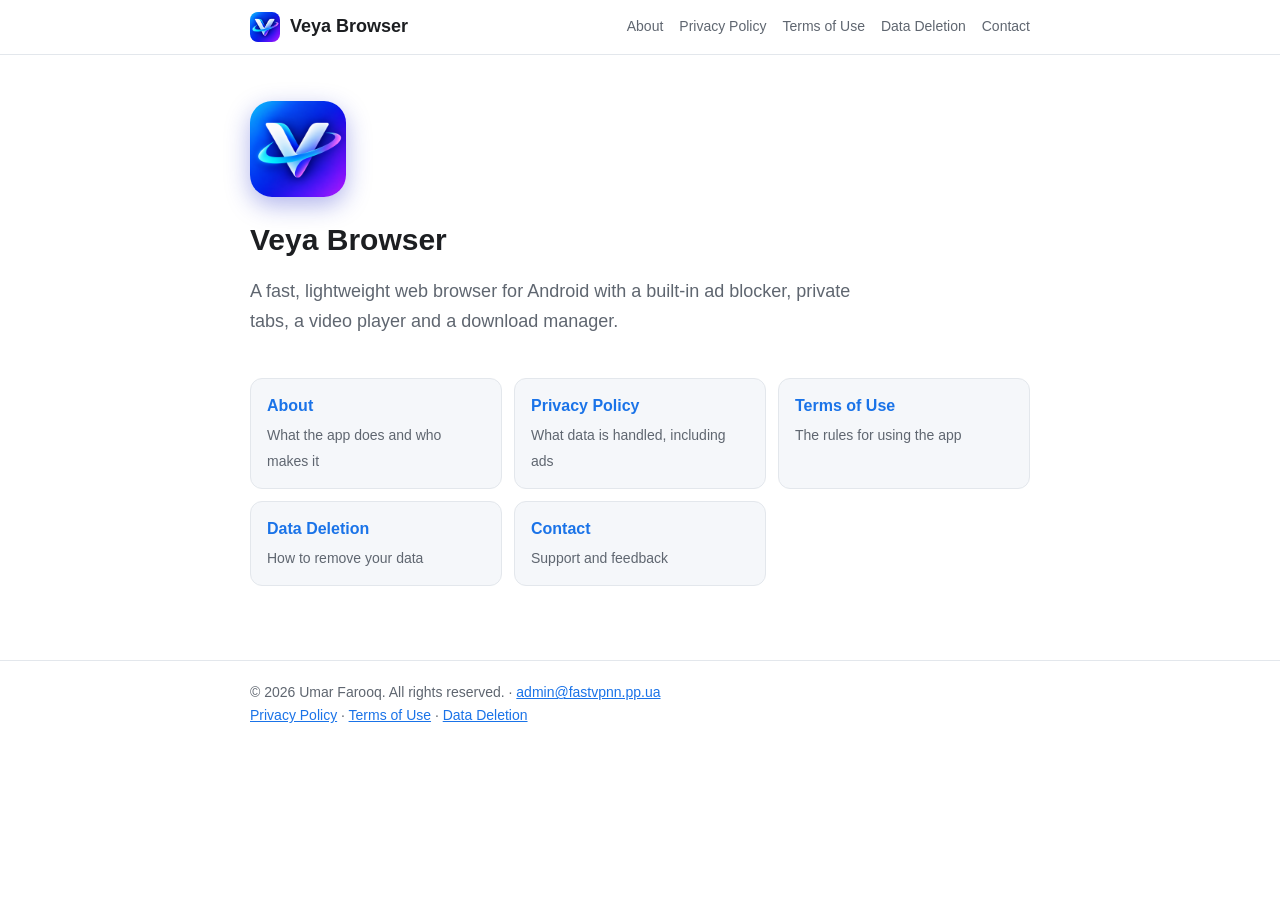
<file: index.html>
<!DOCTYPE html>
<html lang="en"><head>
<meta charset="utf-8">
<meta name="viewport" content="width=device-width, initial-scale=1">
<title>Home – Veya Browser</title>
<meta name="description" content="Fast, lightweight Android web browser.">
<link rel="icon" type="image/png" sizes="32x32" href="assets/favicon-32.png">
<link rel="icon" href="assets/favicon.ico">
<link rel="apple-touch-icon" href="assets/apple-touch-icon.png">
<meta name="theme-color" content="#0a1a8c">
<meta property="og:title" content="Home – Veya Browser">
<meta property="og:description" content="Fast, lightweight Android web browser.">
<meta property="og:image" content="assets/logo.png">
<link rel="stylesheet" href="style.css">
</head><body>
<header><div class="bar"><a class="brand" href="index.html"><img src="assets/icon-192.png" alt="" width="30" height="30">Veya Browser</a><nav><a href="about.html">About</a><a href="privacy-policy.html">Privacy Policy</a><a href="terms.html">Terms of Use</a><a href="data-deletion.html">Data Deletion</a><a href="contact.html">Contact</a></nav></div></header>
<main>
<div class="hero"><img src="assets/logo.png" alt="Veya Browser logo" width="96" height="96" style="border-radius:22px;box-shadow:0 8px 24px rgba(30,40,200,.35)"><h1 style="margin-top:16px">Veya Browser</h1>
<p>A fast, lightweight web browser for Android with a built-in ad blocker, private tabs, a video player and a download manager.</p></div>
<div class="grid">
<a href="about.html"><b>About</b><span>What the app does and who makes it</span></a>
<a href="privacy-policy.html"><b>Privacy Policy</b><span>What data is handled, including ads</span></a>
<a href="terms.html"><b>Terms of Use</b><span>The rules for using the app</span></a>
<a href="data-deletion.html"><b>Data Deletion</b><span>How to remove your data</span></a>
<a href="contact.html"><b>Contact</b><span>Support and feedback</span></a>
</div>
</main>
<footer><div>&copy; 2026 Umar Farooq. All rights reserved. &middot; <a href="mailto:admin@fastvpnn.pp.ua">admin@fastvpnn.pp.ua</a><br>
<a href="privacy-policy.html">Privacy Policy</a> &middot; <a href="terms.html">Terms of Use</a> &middot; <a href="data-deletion.html">Data Deletion</a></div></footer>
</body></html>
</file>
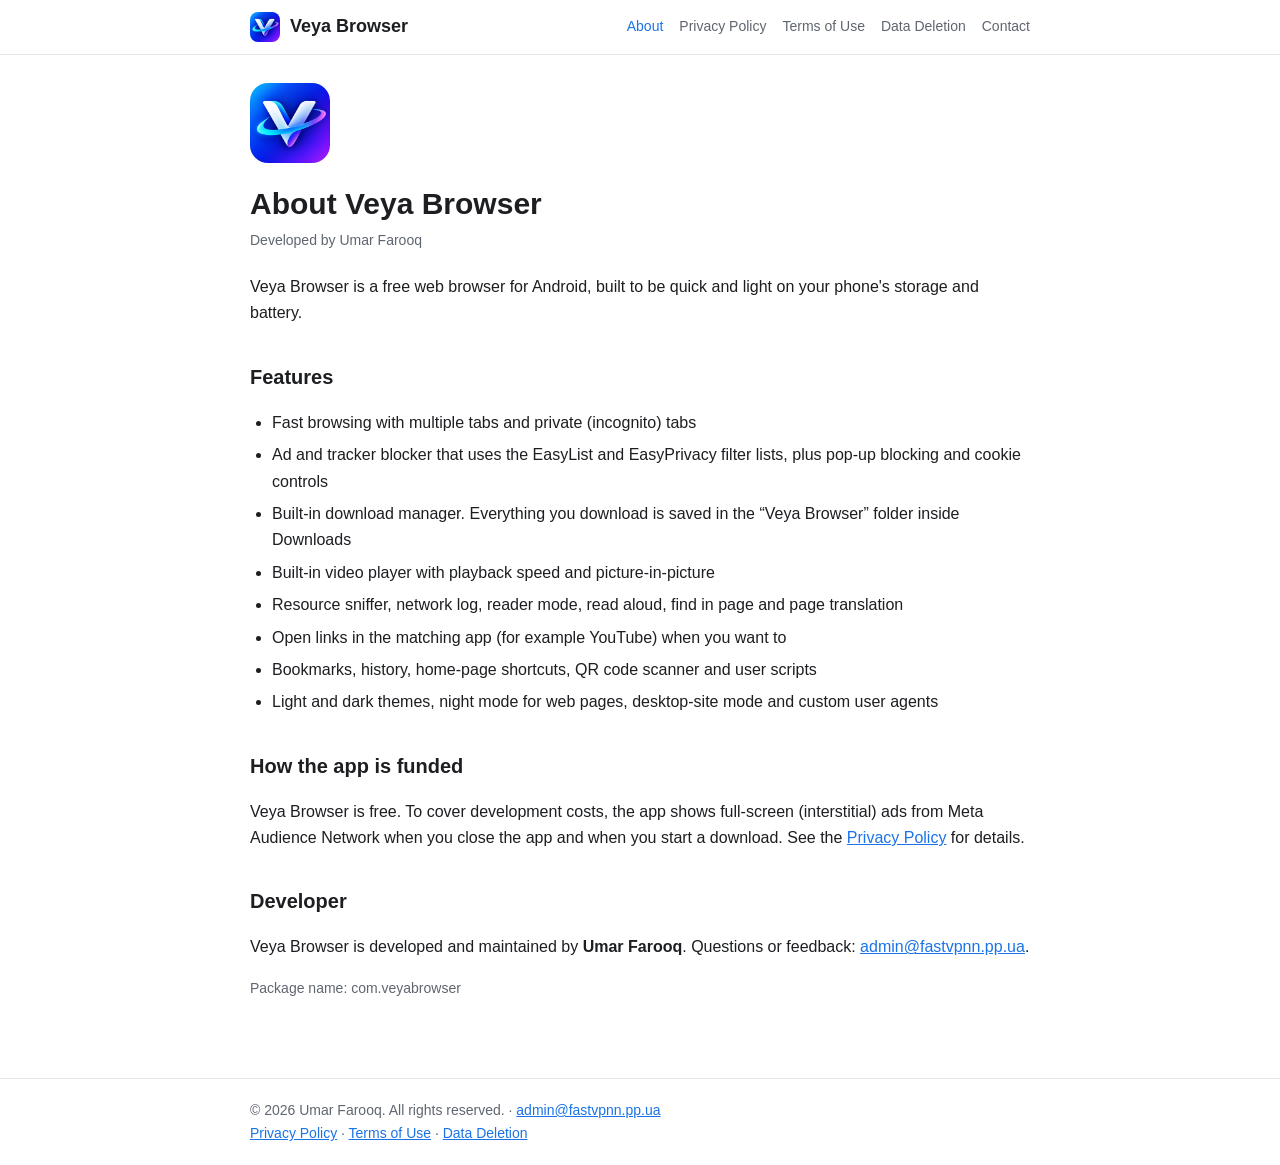
<file: about.html>
<!DOCTYPE html>
<html lang="en"><head>
<meta charset="utf-8">
<meta name="viewport" content="width=device-width, initial-scale=1">
<title>About – Veya Browser</title>
<meta name="description" content="About the Veya Browser Android app and its developer.">
<link rel="icon" type="image/png" sizes="32x32" href="assets/favicon-32.png">
<link rel="icon" href="assets/favicon.ico">
<link rel="apple-touch-icon" href="assets/apple-touch-icon.png">
<meta name="theme-color" content="#0a1a8c">
<meta property="og:title" content="About – Veya Browser">
<meta property="og:description" content="About the Veya Browser Android app and its developer.">
<meta property="og:image" content="assets/logo.png">
<link rel="stylesheet" href="style.css">
</head><body>
<header><div class="bar"><a class="brand" href="index.html"><img src="assets/icon-192.png" alt="" width="30" height="30">Veya Browser</a><nav><a href="about.html" class=on>About</a><a href="privacy-policy.html">Privacy Policy</a><a href="terms.html">Terms of Use</a><a href="data-deletion.html">Data Deletion</a><a href="contact.html">Contact</a></nav></div></header>
<main>
<img src="assets/logo.png" alt="Veya Browser logo" width="80" height="80" style="border-radius:18px"><h1 style="margin-top:14px">About Veya Browser</h1><p class="meta">Developed by Umar Farooq</p>
<p>Veya Browser is a free web browser for Android, built to be quick and light on your phone's storage and battery.</p>
<h2>Features</h2>
<ul>
<li>Fast browsing with multiple tabs and private (incognito) tabs</li>
<li>Ad and tracker blocker that uses the EasyList and EasyPrivacy filter lists, plus pop-up blocking and cookie controls</li>
<li>Built-in download manager. Everything you download is saved in the &ldquo;Veya Browser&rdquo; folder inside Downloads</li>
<li>Built-in video player with playback speed and picture-in-picture</li>
<li>Resource sniffer, network log, reader mode, read aloud, find in page and page translation</li>
<li>Open links in the matching app (for example YouTube) when you want to</li>
<li>Bookmarks, history, home-page shortcuts, QR code scanner and user scripts</li>
<li>Light and dark themes, night mode for web pages, desktop-site mode and custom user agents</li>
</ul>
<h2>How the app is funded</h2>
<p>Veya Browser is free. To cover development costs, the app shows full-screen (interstitial) ads from Meta Audience Network when you close the app and when you start a download. See the <a href="privacy-policy.html">Privacy Policy</a> for details.</p>
<h2>Developer</h2>
<p>Veya Browser is developed and maintained by <b>Umar Farooq</b>. Questions or feedback: <a href="mailto:admin@fastvpnn.pp.ua">admin@fastvpnn.pp.ua</a>.</p>
<p class="meta">Package name: com.veyabrowser</p>
</main>
<footer><div>&copy; 2026 Umar Farooq. All rights reserved. &middot; <a href="mailto:admin@fastvpnn.pp.ua">admin@fastvpnn.pp.ua</a><br>
<a href="privacy-policy.html">Privacy Policy</a> &middot; <a href="terms.html">Terms of Use</a> &middot; <a href="data-deletion.html">Data Deletion</a></div></footer>
</body></html>
</file>
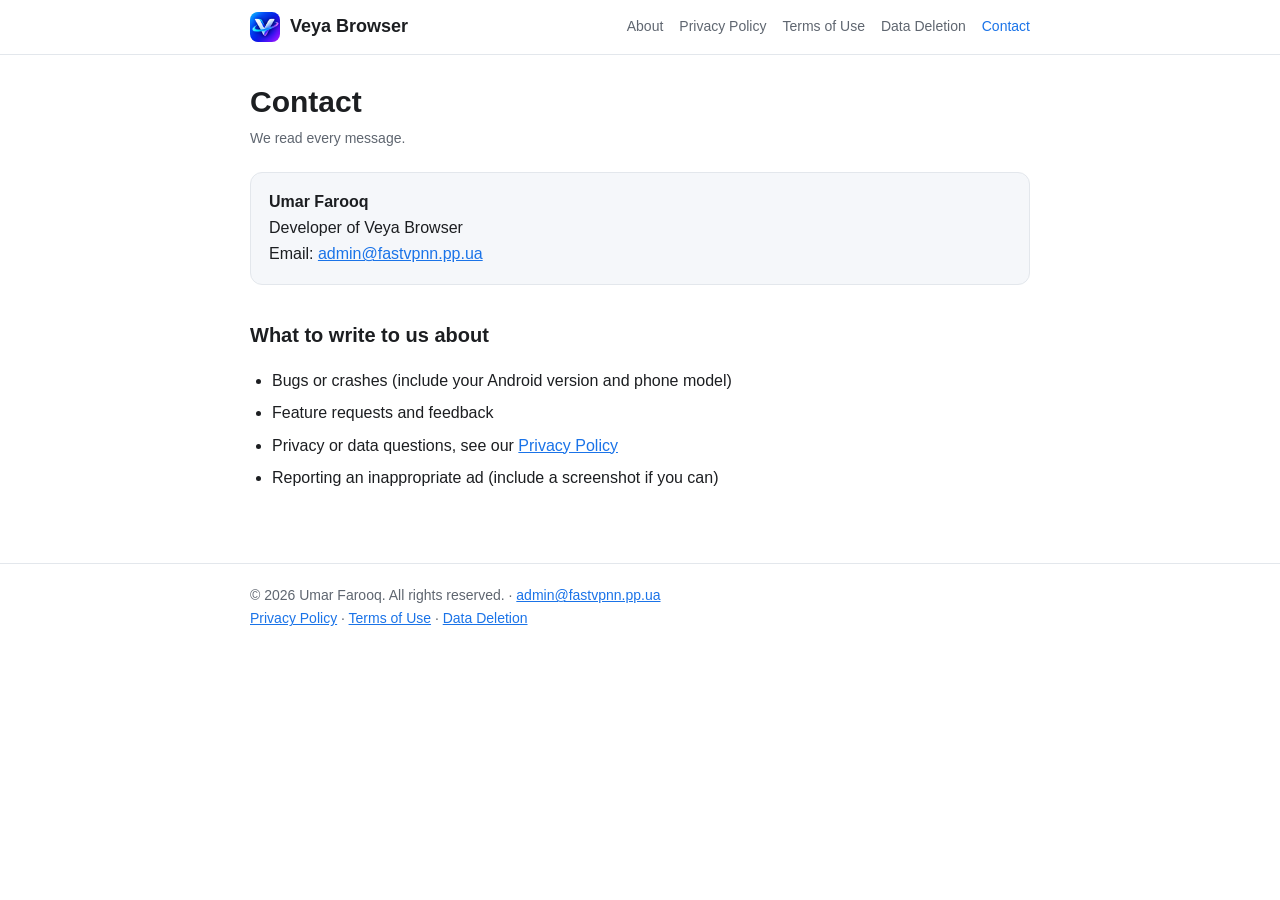
<file: contact.html>
<!DOCTYPE html>
<html lang="en"><head>
<meta charset="utf-8">
<meta name="viewport" content="width=device-width, initial-scale=1">
<title>Contact – Veya Browser</title>
<meta name="description" content="Contact the developer of Veya Browser.">
<link rel="icon" type="image/png" sizes="32x32" href="assets/favicon-32.png">
<link rel="icon" href="assets/favicon.ico">
<link rel="apple-touch-icon" href="assets/apple-touch-icon.png">
<meta name="theme-color" content="#0a1a8c">
<meta property="og:title" content="Contact – Veya Browser">
<meta property="og:description" content="Contact the developer of Veya Browser.">
<meta property="og:image" content="assets/logo.png">
<link rel="stylesheet" href="style.css">
</head><body>
<header><div class="bar"><a class="brand" href="index.html"><img src="assets/icon-192.png" alt="" width="30" height="30">Veya Browser</a><nav><a href="about.html">About</a><a href="privacy-policy.html">Privacy Policy</a><a href="terms.html">Terms of Use</a><a href="data-deletion.html">Data Deletion</a><a href="contact.html" class=on>Contact</a></nav></div></header>
<main>
<h1>Contact</h1><p class="meta">We read every message.</p>
<div class="card"><b>Umar Farooq</b><br>Developer of Veya Browser<br>Email: <a href="mailto:admin@fastvpnn.pp.ua">admin@fastvpnn.pp.ua</a></div>
<h2>What to write to us about</h2>
<ul><li>Bugs or crashes (include your Android version and phone model)</li>
<li>Feature requests and feedback</li>
<li>Privacy or data questions, see our <a href="privacy-policy.html">Privacy Policy</a></li>
<li>Reporting an inappropriate ad (include a screenshot if you can)</li></ul>
</main>
<footer><div>&copy; 2026 Umar Farooq. All rights reserved. &middot; <a href="mailto:admin@fastvpnn.pp.ua">admin@fastvpnn.pp.ua</a><br>
<a href="privacy-policy.html">Privacy Policy</a> &middot; <a href="terms.html">Terms of Use</a> &middot; <a href="data-deletion.html">Data Deletion</a></div></footer>
</body></html>
</file>
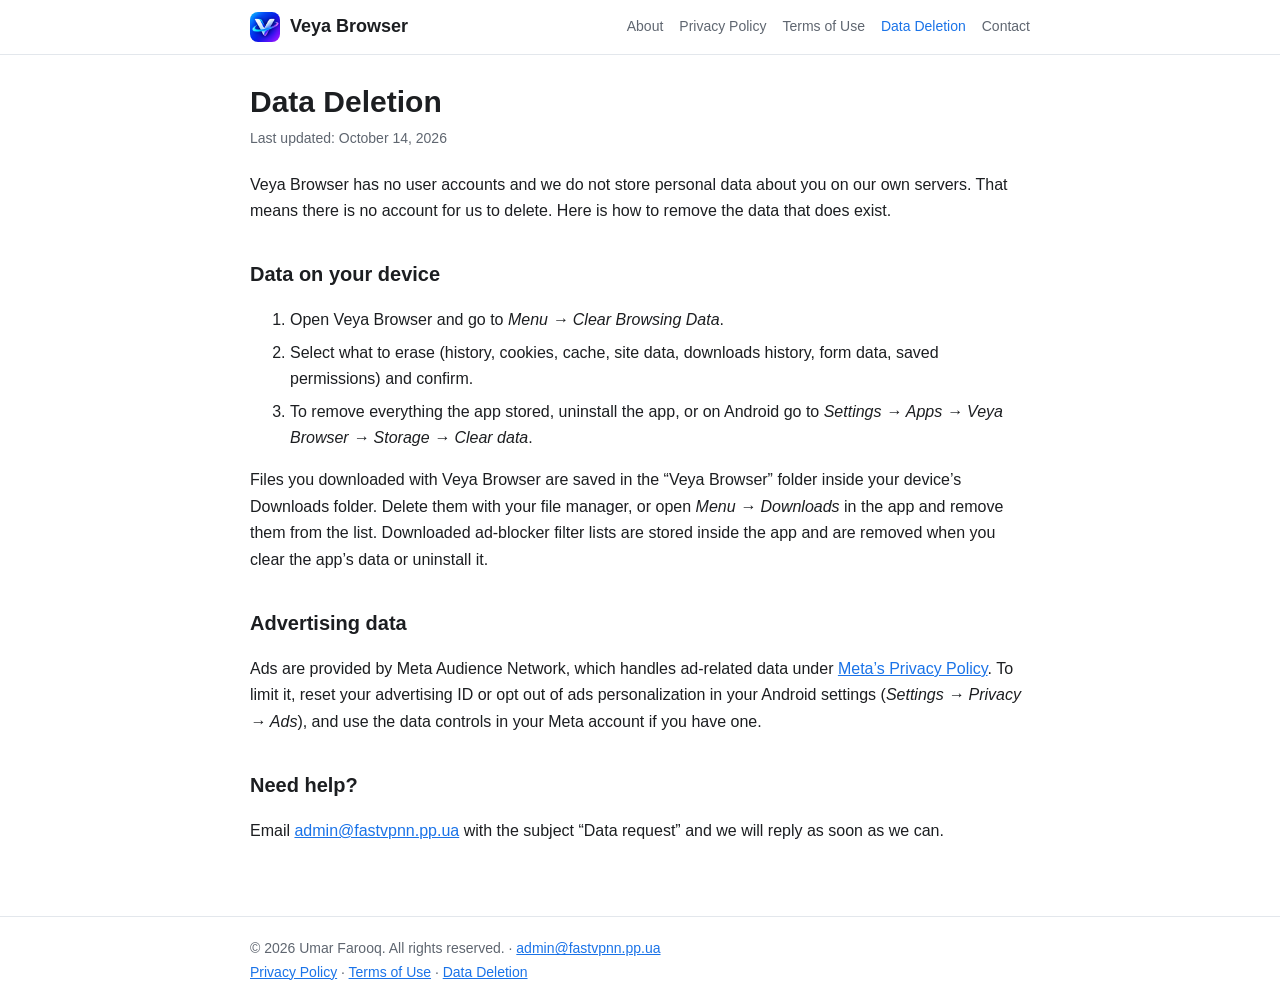
<file: data-deletion.html>
<!DOCTYPE html>
<html lang="en"><head>
<meta charset="utf-8">
<meta name="viewport" content="width=device-width, initial-scale=1">
<title>Data Deletion – Veya Browser</title>
<meta name="description" content="How to delete your data from Veya Browser.">
<link rel="icon" type="image/png" sizes="32x32" href="assets/favicon-32.png">
<link rel="icon" href="assets/favicon.ico">
<link rel="apple-touch-icon" href="assets/apple-touch-icon.png">
<meta name="theme-color" content="#0a1a8c">
<meta property="og:title" content="Data Deletion – Veya Browser">
<meta property="og:description" content="How to delete your data from Veya Browser.">
<meta property="og:image" content="assets/logo.png">
<link rel="stylesheet" href="style.css">
</head><body>
<header><div class="bar"><a class="brand" href="index.html"><img src="assets/icon-192.png" alt="" width="30" height="30">Veya Browser</a><nav><a href="about.html">About</a><a href="privacy-policy.html">Privacy Policy</a><a href="terms.html">Terms of Use</a><a href="data-deletion.html" class=on>Data Deletion</a><a href="contact.html">Contact</a></nav></div></header>
<main>
<h1>Data Deletion</h1><p class="meta">Last updated: October 14, 2026</p>
<p>Veya Browser has no user accounts and we do not store personal data about you on our own servers. That means there is no account for us to delete. Here is how to remove the data that does exist.</p>
<h2>Data on your device</h2>
<ol>
<li>Open Veya Browser and go to <i>Menu &rarr; Clear Browsing Data</i>.</li>
<li>Select what to erase (history, cookies, cache, site data, downloads history, form data, saved permissions) and confirm.</li>
<li>To remove everything the app stored, uninstall the app, or on Android go to <i>Settings &rarr; Apps &rarr; Veya Browser &rarr; Storage &rarr; Clear data</i>.</li>
</ol>
<p>Files you downloaded with Veya Browser are saved in the &ldquo;Veya Browser&rdquo; folder inside your device&rsquo;s Downloads folder. Delete them with your file manager, or open <i>Menu &rarr; Downloads</i> in the app and remove them from the list. Downloaded ad-blocker filter lists are stored inside the app and are removed when you clear the app&rsquo;s data or uninstall it.</p>
<h2>Advertising data</h2>
<p>Ads are provided by Meta Audience Network, which handles ad-related data under <a href="https://www.facebook.com/privacy/policy/" rel="noopener">Meta&rsquo;s Privacy Policy</a>. To limit it, reset your advertising ID or opt out of ads personalization in your Android settings (<i>Settings &rarr; Privacy &rarr; Ads</i>), and use the data controls in your Meta account if you have one.</p>
<h2>Need help?</h2>
<p>Email <a href="mailto:admin@fastvpnn.pp.ua">admin@fastvpnn.pp.ua</a> with the subject &ldquo;Data request&rdquo; and we will reply as soon as we can.</p>
</main>
<footer><div>&copy; 2026 Umar Farooq. All rights reserved. &middot; <a href="mailto:admin@fastvpnn.pp.ua">admin@fastvpnn.pp.ua</a><br>
<a href="privacy-policy.html">Privacy Policy</a> &middot; <a href="terms.html">Terms of Use</a> &middot; <a href="data-deletion.html">Data Deletion</a></div></footer>
</body></html>
</file>
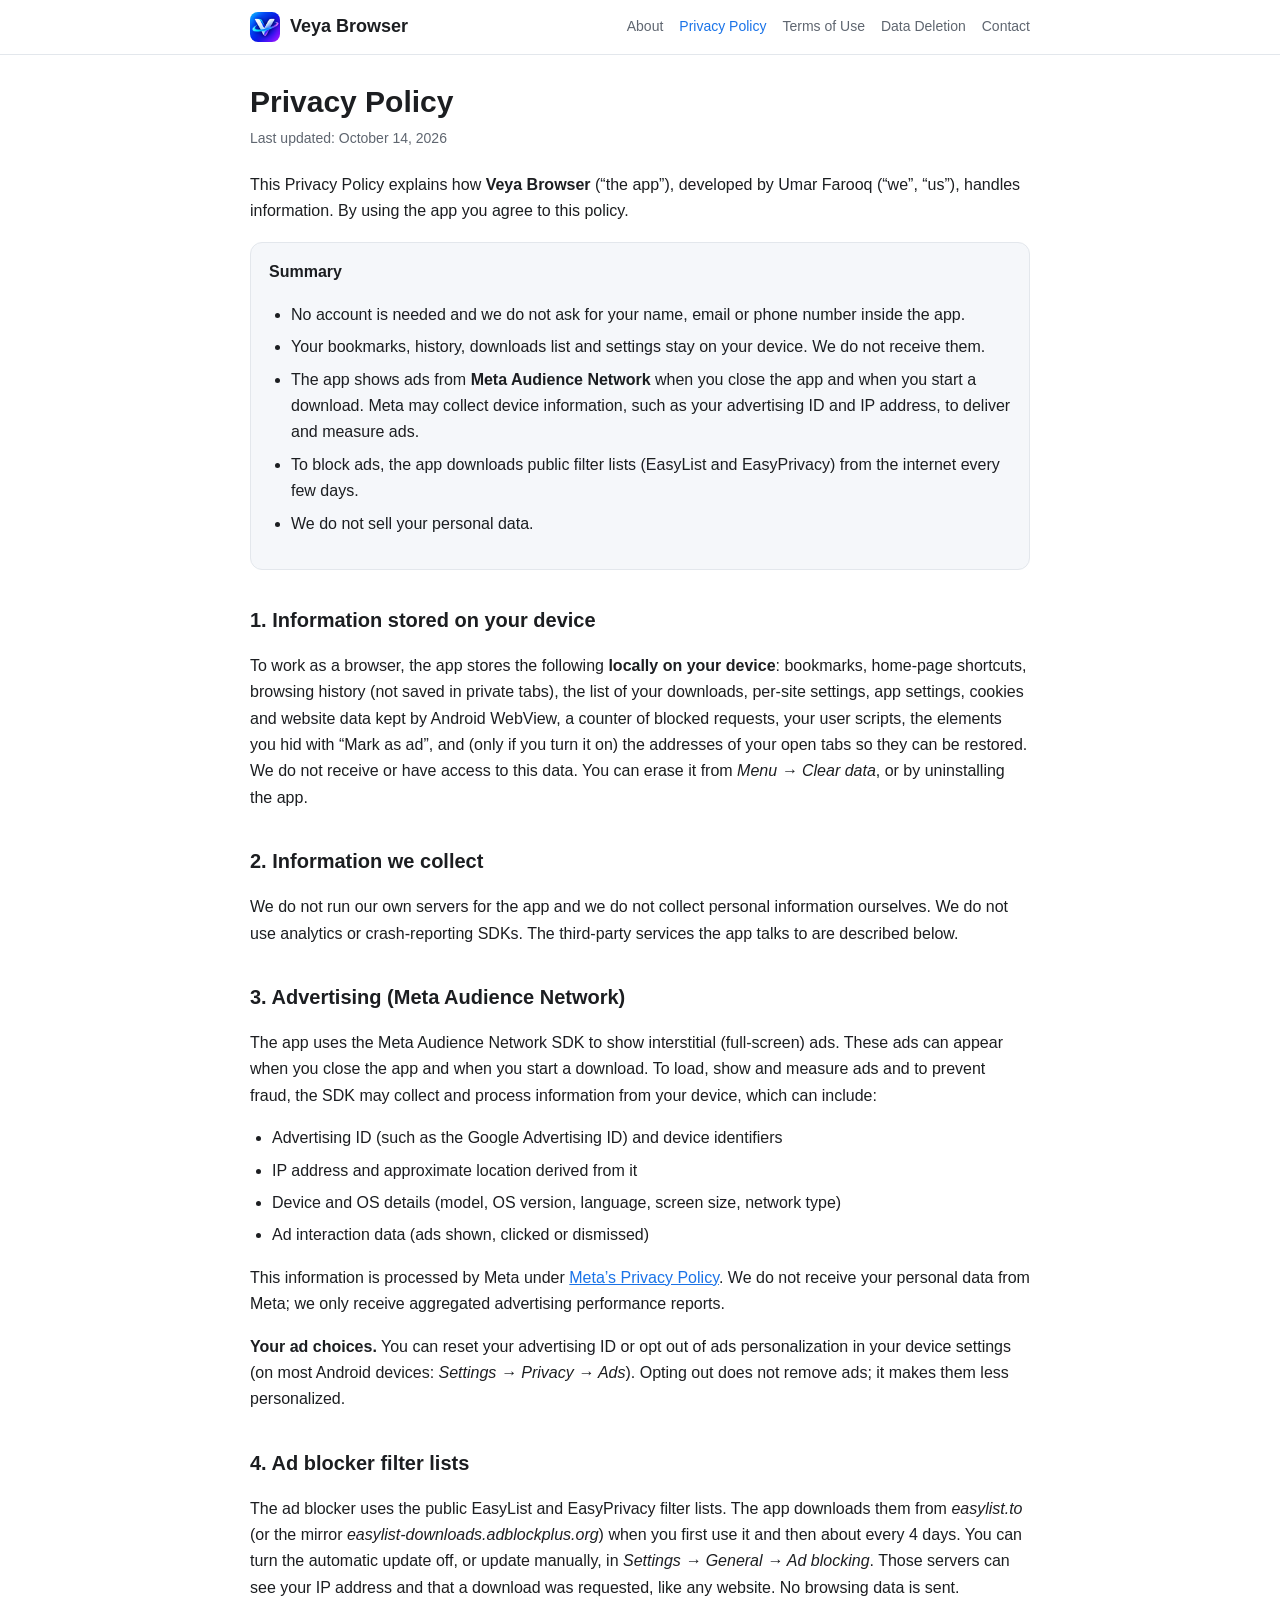
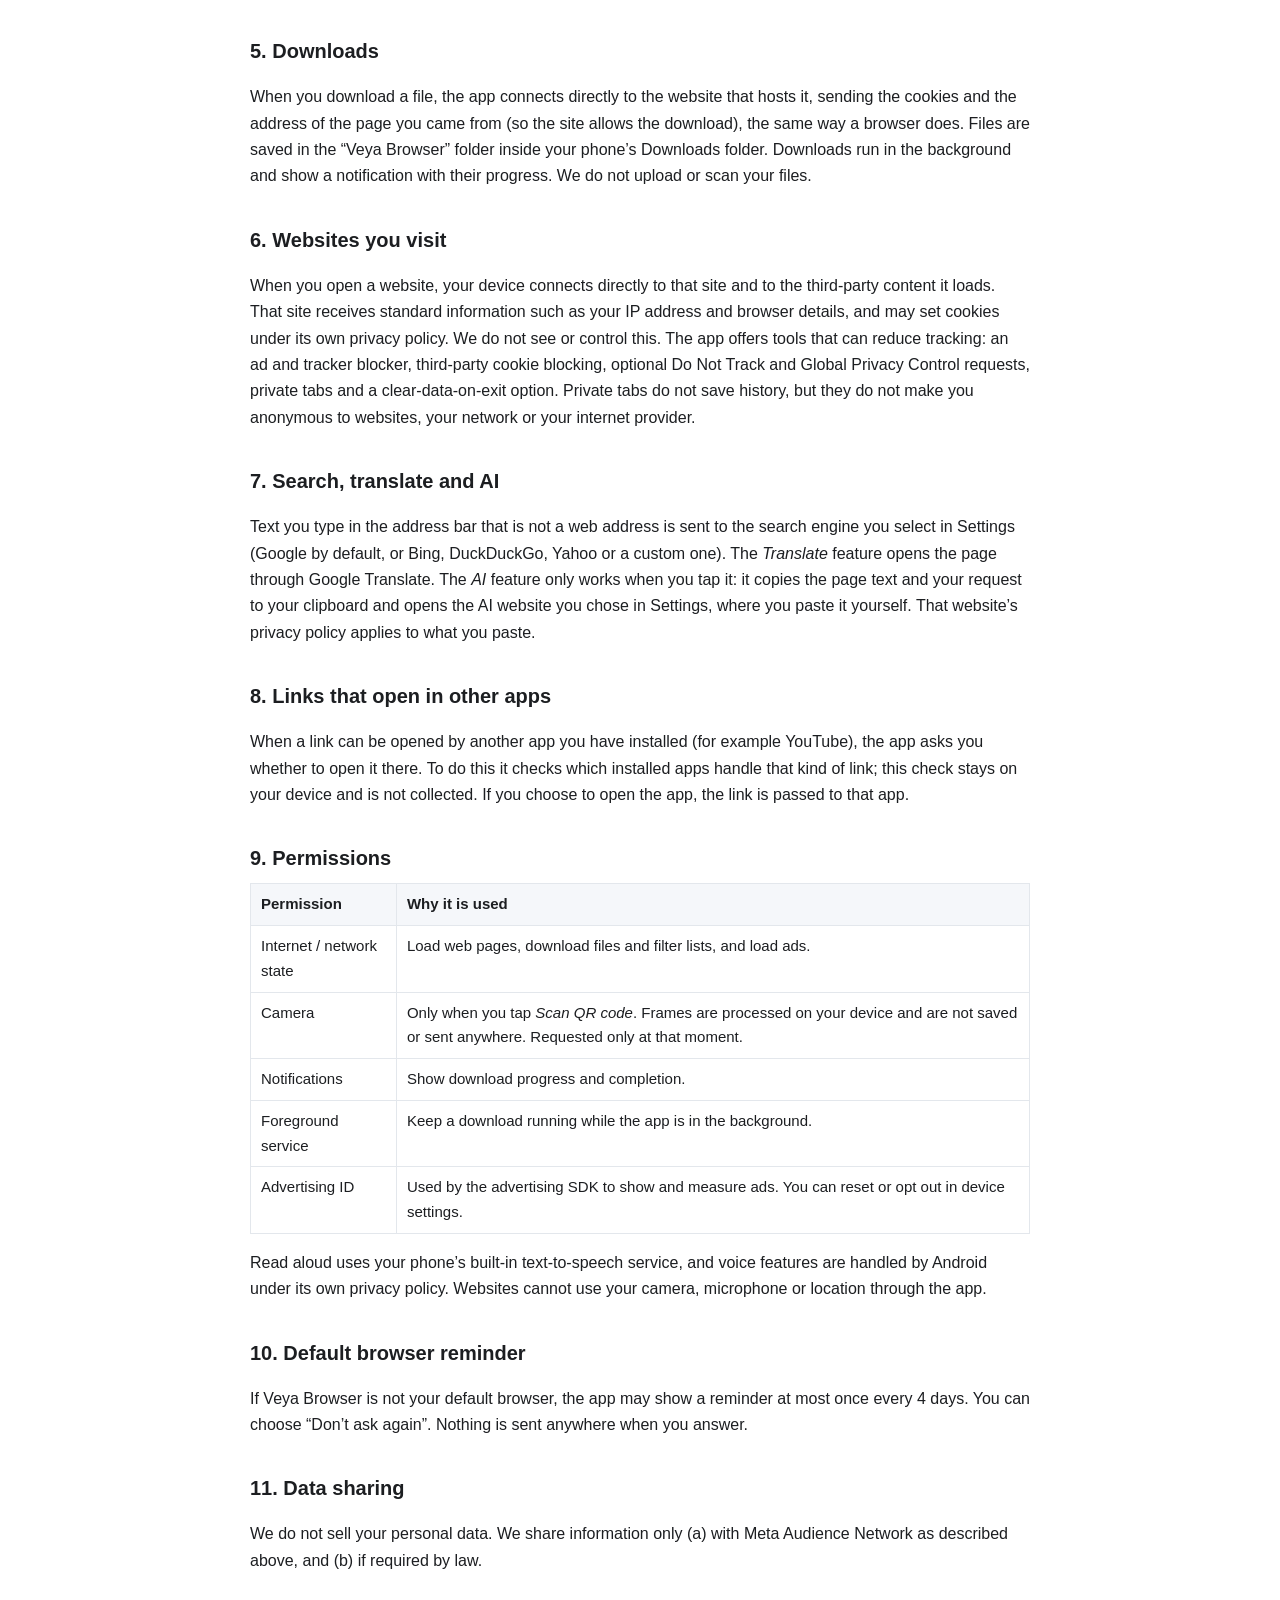
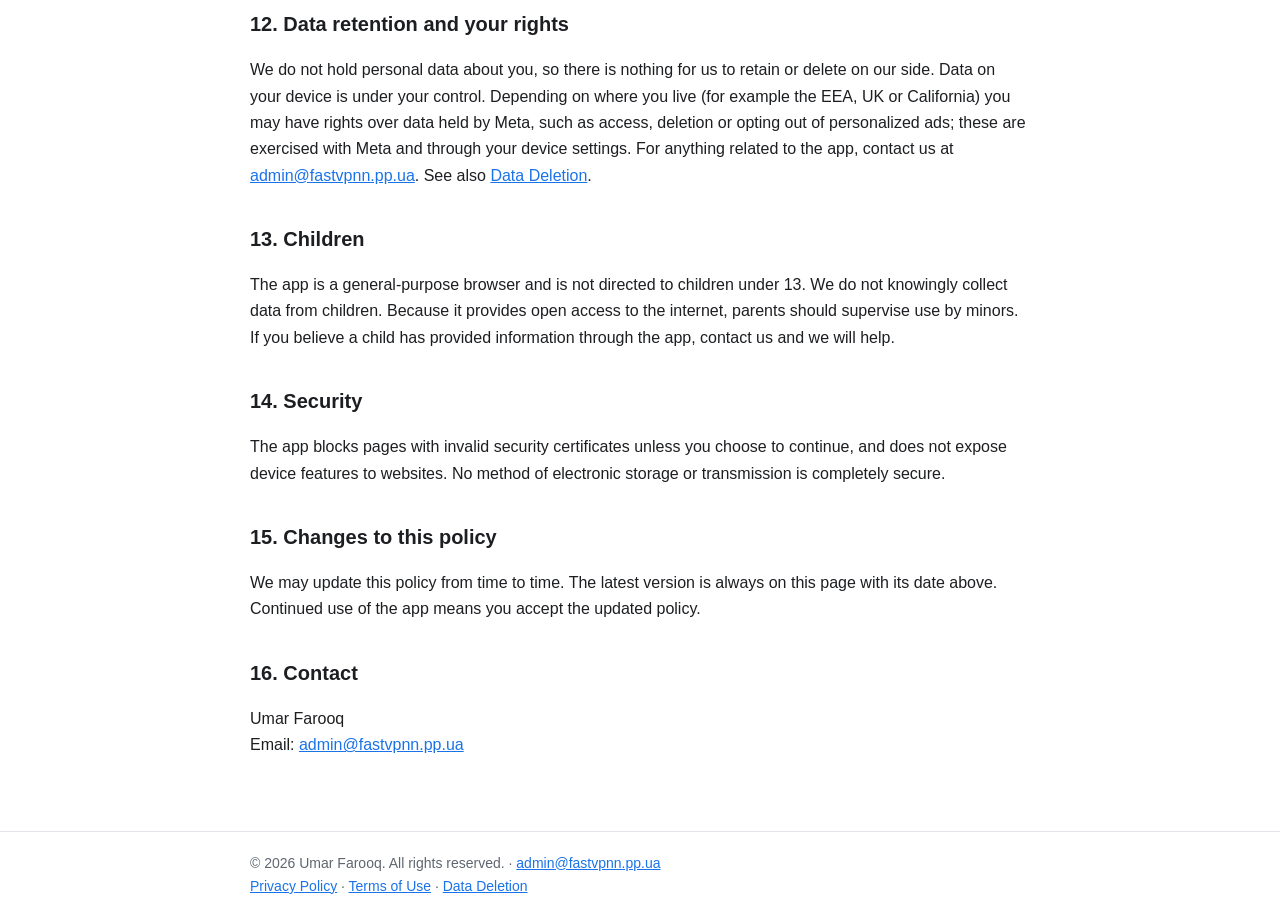
<file: privacy-policy.html>
<!DOCTYPE html>
<html lang="en"><head>
<meta charset="utf-8">
<meta name="viewport" content="width=device-width, initial-scale=1">
<title>Privacy Policy – Veya Browser</title>
<meta name="description" content="Privacy Policy for the Veya Browser Android app.">
<link rel="icon" type="image/png" sizes="32x32" href="assets/favicon-32.png">
<link rel="icon" href="assets/favicon.ico">
<link rel="apple-touch-icon" href="assets/apple-touch-icon.png">
<meta name="theme-color" content="#0a1a8c">
<meta property="og:title" content="Privacy Policy – Veya Browser">
<meta property="og:description" content="Privacy Policy for the Veya Browser Android app.">
<meta property="og:image" content="assets/logo.png">
<link rel="stylesheet" href="style.css">
</head><body>
<header><div class="bar"><a class="brand" href="index.html"><img src="assets/icon-192.png" alt="" width="30" height="30">Veya Browser</a><nav><a href="about.html">About</a><a href="privacy-policy.html" class=on>Privacy Policy</a><a href="terms.html">Terms of Use</a><a href="data-deletion.html">Data Deletion</a><a href="contact.html">Contact</a></nav></div></header>
<main>
<h1>Privacy Policy</h1><p class="meta">Last updated: October 14, 2026</p>
<p>This Privacy Policy explains how <b>Veya Browser</b> (&ldquo;the app&rdquo;), developed by Umar Farooq (&ldquo;we&rdquo;, &ldquo;us&rdquo;), handles information. By using the app you agree to this policy.</p>
<div class="card"><b>Summary</b><ul>
<li>No account is needed and we do not ask for your name, email or phone number inside the app.</li>
<li>Your bookmarks, history, downloads list and settings stay on your device. We do not receive them.</li>
<li>The app shows ads from <b>Meta Audience Network</b> when you close the app and when you start a download. Meta may collect device information, such as your advertising ID and IP address, to deliver and measure ads.</li>
<li>To block ads, the app downloads public filter lists (EasyList and EasyPrivacy) from the internet every few days.</li>
<li>We do not sell your personal data.</li>
</ul></div>

<h2>1. Information stored on your device</h2>
<p>To work as a browser, the app stores the following <b>locally on your device</b>: bookmarks, home-page shortcuts, browsing history (not saved in private tabs), the list of your downloads, per-site settings, app settings, cookies and website data kept by Android WebView, a counter of blocked requests, your user scripts, the elements you hid with &ldquo;Mark as ad&rdquo;, and (only if you turn it on) the addresses of your open tabs so they can be restored. We do not receive or have access to this data. You can erase it from <i>Menu &rarr; Clear data</i>, or by uninstalling the app.</p>

<h2>2. Information we collect</h2>
<p>We do not run our own servers for the app and we do not collect personal information ourselves. We do not use analytics or crash-reporting SDKs. The third-party services the app talks to are described below.</p>

<h2>3. Advertising (Meta Audience Network)</h2>
<p>The app uses the Meta Audience Network SDK to show interstitial (full-screen) ads. These ads can appear when you close the app and when you start a download. To load, show and measure ads and to prevent fraud, the SDK may collect and process information from your device, which can include:</p>
<ul>
<li>Advertising ID (such as the Google Advertising ID) and device identifiers</li>
<li>IP address and approximate location derived from it</li>
<li>Device and OS details (model, OS version, language, screen size, network type)</li>
<li>Ad interaction data (ads shown, clicked or dismissed)</li>
</ul>
<p>This information is processed by Meta under <a href="https://www.facebook.com/privacy/policy/" rel="noopener">Meta&rsquo;s Privacy Policy</a>. We do not receive your personal data from Meta; we only receive aggregated advertising performance reports.</p>
<p><b>Your ad choices.</b> You can reset your advertising ID or opt out of ads personalization in your device settings (on most Android devices: <i>Settings &rarr; Privacy &rarr; Ads</i>). Opting out does not remove ads; it makes them less personalized.</p>

<h2>4. Ad blocker filter lists</h2>
<p>The ad blocker uses the public EasyList and EasyPrivacy filter lists. The app downloads them from <i>easylist.to</i> (or the mirror <i>easylist-downloads.adblockplus.org</i>) when you first use it and then about every 4 days. You can turn the automatic update off, or update manually, in <i>Settings &rarr; General &rarr; Ad blocking</i>. Those servers can see your IP address and that a download was requested, like any website. No browsing data is sent.</p>

<h2>5. Downloads</h2>
<p>When you download a file, the app connects directly to the website that hosts it, sending the cookies and the address of the page you came from (so the site allows the download), the same way a browser does. Files are saved in the &ldquo;Veya Browser&rdquo; folder inside your phone&rsquo;s Downloads folder. Downloads run in the background and show a notification with their progress. We do not upload or scan your files.</p>

<h2>6. Websites you visit</h2>
<p>When you open a website, your device connects directly to that site and to the third-party content it loads. That site receives standard information such as your IP address and browser details, and may set cookies under its own privacy policy. We do not see or control this. The app offers tools that can reduce tracking: an ad and tracker blocker, third-party cookie blocking, optional Do Not Track and Global Privacy Control requests, private tabs and a clear-data-on-exit option. Private tabs do not save history, but they do not make you anonymous to websites, your network or your internet provider.</p>

<h2>7. Search, translate and AI</h2>
<p>Text you type in the address bar that is not a web address is sent to the search engine you select in Settings (Google by default, or Bing, DuckDuckGo, Yahoo or a custom one). The <i>Translate</i> feature opens the page through Google Translate. The <i>AI</i> feature only works when you tap it: it copies the page text and your request to your clipboard and opens the AI website you chose in Settings, where you paste it yourself. That website&rsquo;s privacy policy applies to what you paste.</p>

<h2>8. Links that open in other apps</h2>
<p>When a link can be opened by another app you have installed (for example YouTube), the app asks you whether to open it there. To do this it checks which installed apps handle that kind of link; this check stays on your device and is not collected. If you choose to open the app, the link is passed to that app.</p>

<h2>9. Permissions</h2>
<table>
<tr><th>Permission</th><th>Why it is used</th></tr>
<tr><td>Internet / network state</td><td>Load web pages, download files and filter lists, and load ads.</td></tr>
<tr><td>Camera</td><td>Only when you tap <i>Scan QR code</i>. Frames are processed on your device and are not saved or sent anywhere. Requested only at that moment.</td></tr>
<tr><td>Notifications</td><td>Show download progress and completion.</td></tr>
<tr><td>Foreground service</td><td>Keep a download running while the app is in the background.</td></tr>
<tr><td>Advertising ID</td><td>Used by the advertising SDK to show and measure ads. You can reset or opt out in device settings.</td></tr>
</table>
<p>Read aloud uses your phone&rsquo;s built-in text-to-speech service, and voice features are handled by Android under its own privacy policy. Websites cannot use your camera, microphone or location through the app.</p>

<h2>10. Default browser reminder</h2>
<p>If Veya Browser is not your default browser, the app may show a reminder at most once every 4 days. You can choose &ldquo;Don&rsquo;t ask again&rdquo;. Nothing is sent anywhere when you answer.</p>

<h2>11. Data sharing</h2>
<p>We do not sell your personal data. We share information only (a) with Meta Audience Network as described above, and (b) if required by law.</p>

<h2>12. Data retention and your rights</h2>
<p>We do not hold personal data about you, so there is nothing for us to retain or delete on our side. Data on your device is under your control. Depending on where you live (for example the EEA, UK or California) you may have rights over data held by Meta, such as access, deletion or opting out of personalized ads; these are exercised with Meta and through your device settings. For anything related to the app, contact us at <a href="mailto:admin@fastvpnn.pp.ua">admin@fastvpnn.pp.ua</a>. See also <a href="data-deletion.html">Data Deletion</a>.</p>

<h2>13. Children</h2>
<p>The app is a general-purpose browser and is not directed to children under 13. We do not knowingly collect data from children. Because it provides open access to the internet, parents should supervise use by minors. If you believe a child has provided information through the app, contact us and we will help.</p>

<h2>14. Security</h2>
<p>The app blocks pages with invalid security certificates unless you choose to continue, and does not expose device features to websites. No method of electronic storage or transmission is completely secure.</p>

<h2>15. Changes to this policy</h2>
<p>We may update this policy from time to time. The latest version is always on this page with its date above. Continued use of the app means you accept the updated policy.</p>

<h2>16. Contact</h2>
<p>Umar Farooq<br>Email: <a href="mailto:admin@fastvpnn.pp.ua">admin@fastvpnn.pp.ua</a></p>
</main>
<footer><div>&copy; 2026 Umar Farooq. All rights reserved. &middot; <a href="mailto:admin@fastvpnn.pp.ua">admin@fastvpnn.pp.ua</a><br>
<a href="privacy-policy.html">Privacy Policy</a> &middot; <a href="terms.html">Terms of Use</a> &middot; <a href="data-deletion.html">Data Deletion</a></div></footer>
</body></html>
</file>
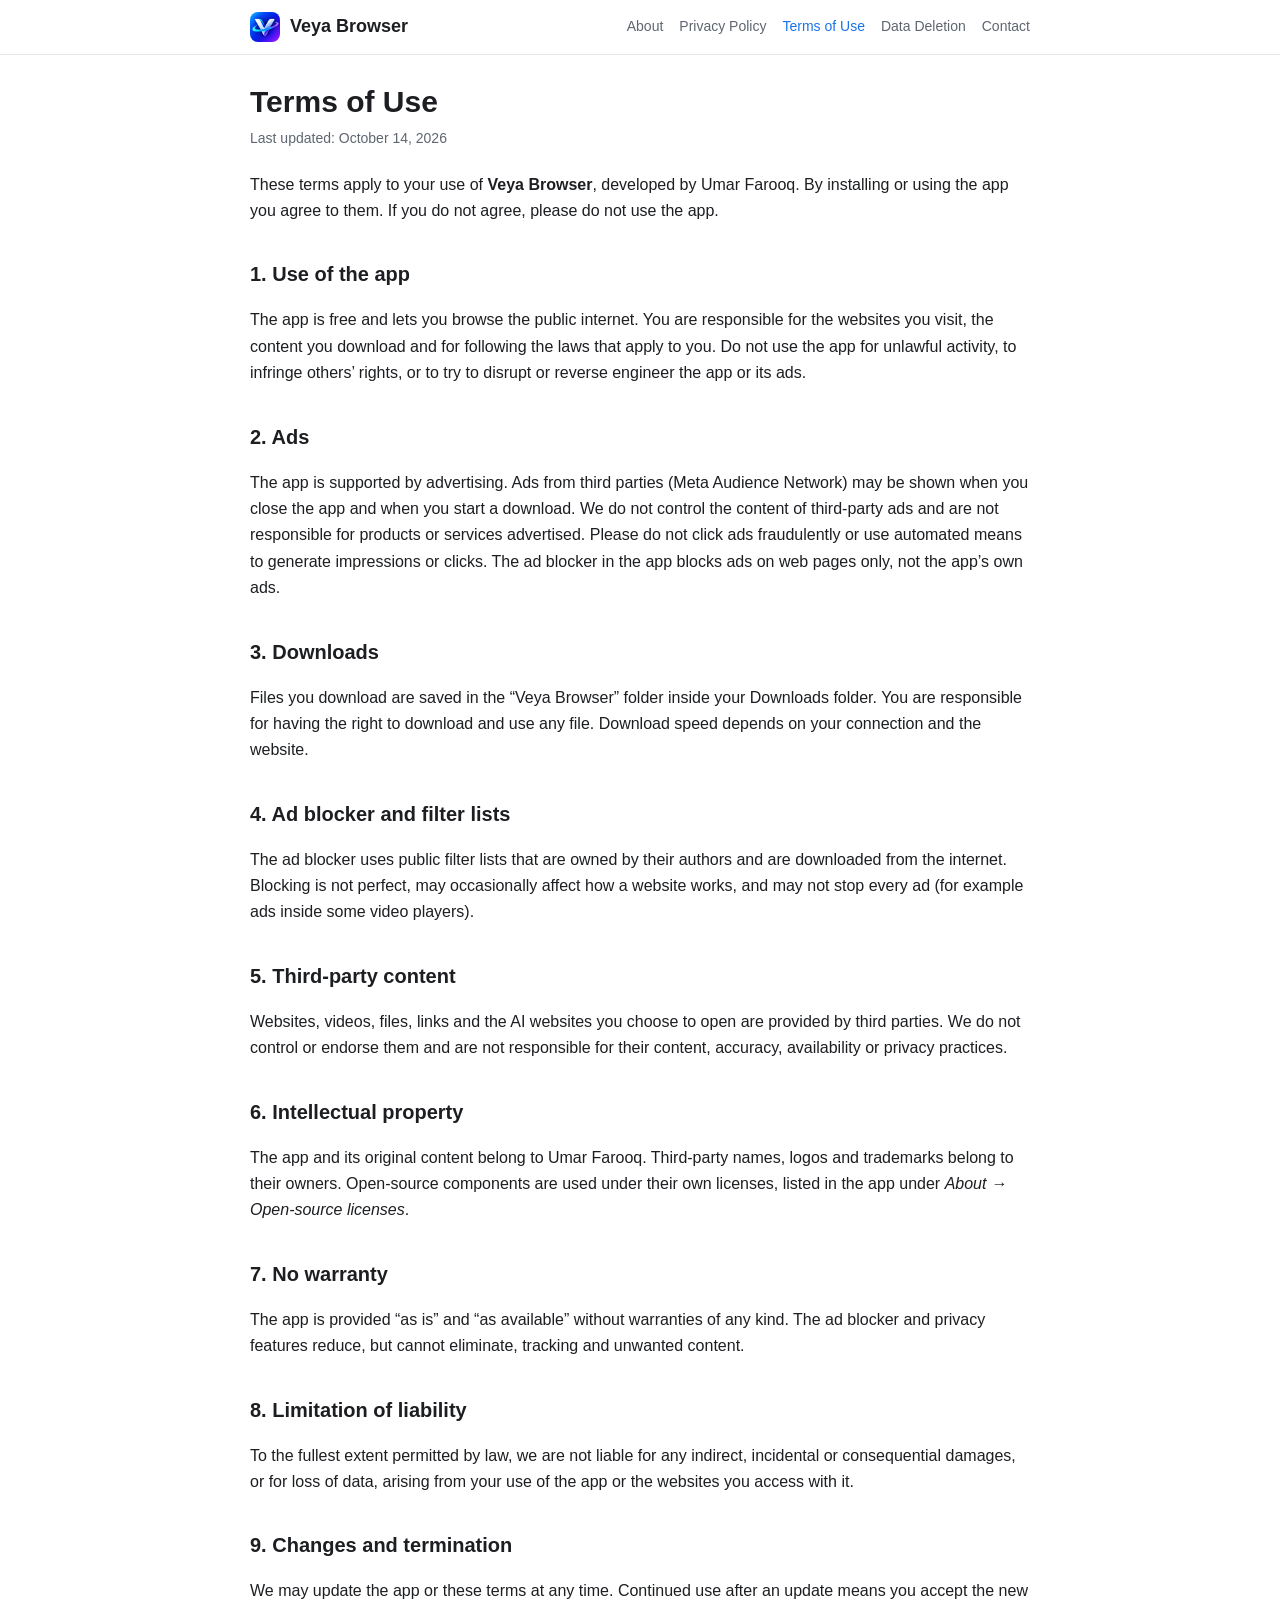
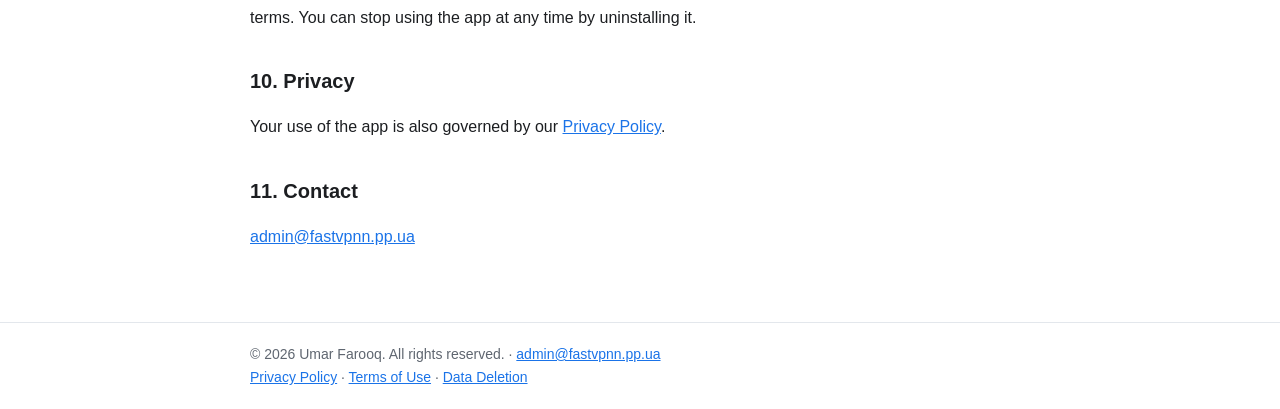
<file: terms.html>
<!DOCTYPE html>
<html lang="en"><head>
<meta charset="utf-8">
<meta name="viewport" content="width=device-width, initial-scale=1">
<title>Terms of Use – Veya Browser</title>
<meta name="description" content="Terms of Use for the Veya Browser Android app.">
<link rel="icon" type="image/png" sizes="32x32" href="assets/favicon-32.png">
<link rel="icon" href="assets/favicon.ico">
<link rel="apple-touch-icon" href="assets/apple-touch-icon.png">
<meta name="theme-color" content="#0a1a8c">
<meta property="og:title" content="Terms of Use – Veya Browser">
<meta property="og:description" content="Terms of Use for the Veya Browser Android app.">
<meta property="og:image" content="assets/logo.png">
<link rel="stylesheet" href="style.css">
</head><body>
<header><div class="bar"><a class="brand" href="index.html"><img src="assets/icon-192.png" alt="" width="30" height="30">Veya Browser</a><nav><a href="about.html">About</a><a href="privacy-policy.html">Privacy Policy</a><a href="terms.html" class=on>Terms of Use</a><a href="data-deletion.html">Data Deletion</a><a href="contact.html">Contact</a></nav></div></header>
<main>
<h1>Terms of Use</h1><p class="meta">Last updated: October 14, 2026</p>
<p>These terms apply to your use of <b>Veya Browser</b>, developed by Umar Farooq. By installing or using the app you agree to them. If you do not agree, please do not use the app.</p>
<h2>1. Use of the app</h2>
<p>The app is free and lets you browse the public internet. You are responsible for the websites you visit, the content you download and for following the laws that apply to you. Do not use the app for unlawful activity, to infringe others&rsquo; rights, or to try to disrupt or reverse engineer the app or its ads.</p>
<h2>2. Ads</h2>
<p>The app is supported by advertising. Ads from third parties (Meta Audience Network) may be shown when you close the app and when you start a download. We do not control the content of third-party ads and are not responsible for products or services advertised. Please do not click ads fraudulently or use automated means to generate impressions or clicks. The ad blocker in the app blocks ads on web pages only, not the app&rsquo;s own ads.</p>
<h2>3. Downloads</h2>
<p>Files you download are saved in the &ldquo;Veya Browser&rdquo; folder inside your Downloads folder. You are responsible for having the right to download and use any file. Download speed depends on your connection and the website.</p>
<h2>4. Ad blocker and filter lists</h2>
<p>The ad blocker uses public filter lists that are owned by their authors and are downloaded from the internet. Blocking is not perfect, may occasionally affect how a website works, and may not stop every ad (for example ads inside some video players).</p>
<h2>5. Third-party content</h2>
<p>Websites, videos, files, links and the AI websites you choose to open are provided by third parties. We do not control or endorse them and are not responsible for their content, accuracy, availability or privacy practices.</p>
<h2>6. Intellectual property</h2>
<p>The app and its original content belong to Umar Farooq. Third-party names, logos and trademarks belong to their owners. Open-source components are used under their own licenses, listed in the app under <i>About &rarr; Open-source licenses</i>.</p>
<h2>7. No warranty</h2>
<p>The app is provided &ldquo;as is&rdquo; and &ldquo;as available&rdquo; without warranties of any kind. The ad blocker and privacy features reduce, but cannot eliminate, tracking and unwanted content.</p>
<h2>8. Limitation of liability</h2>
<p>To the fullest extent permitted by law, we are not liable for any indirect, incidental or consequential damages, or for loss of data, arising from your use of the app or the websites you access with it.</p>
<h2>9. Changes and termination</h2>
<p>We may update the app or these terms at any time. Continued use after an update means you accept the new terms. You can stop using the app at any time by uninstalling it.</p>
<h2>10. Privacy</h2>
<p>Your use of the app is also governed by our <a href="privacy-policy.html">Privacy Policy</a>.</p>
<h2>11. Contact</h2>
<p><a href="mailto:admin@fastvpnn.pp.ua">admin@fastvpnn.pp.ua</a></p>
</main>
<footer><div>&copy; 2026 Umar Farooq. All rights reserved. &middot; <a href="mailto:admin@fastvpnn.pp.ua">admin@fastvpnn.pp.ua</a><br>
<a href="privacy-policy.html">Privacy Policy</a> &middot; <a href="terms.html">Terms of Use</a> &middot; <a href="data-deletion.html">Data Deletion</a></div></footer>
</body></html>
</file>
<file: style.css>
:root{--bg:#ffffff;--fg:#1c1e21;--muted:#5f6670;--card:#f5f7fa;--line:#e3e7ec;--accent:#1a73e8}
@media (prefers-color-scheme:dark){:root{--bg:#121417;--fg:#e8eaed;--muted:#9aa3ad;--card:#1b1f24;--line:#2a2f36;--accent:#6aa9ff}}
*{box-sizing:border-box}html{-webkit-text-size-adjust:100%}
body{margin:0;background:var(--bg);color:var(--fg);font:16px/1.65 -apple-system,BlinkMacSystemFont,"Segoe UI",Roboto,Helvetica,Arial,sans-serif}
a{color:var(--accent)}
header{border-bottom:1px solid var(--line);background:var(--bg);position:sticky;top:0;z-index:5}
.bar{max-width:820px;margin:0 auto;padding:12px 20px;display:flex;flex-wrap:wrap;gap:8px 18px;align-items:center}
.brand img{border-radius:8px}
.brand{display:flex;align-items:center;gap:10px;font-weight:700;font-size:18px;color:var(--fg);text-decoration:none;margin-right:auto}
nav a{color:var(--muted);text-decoration:none;font-size:14px}nav a:hover,nav a.on{color:var(--accent)}
nav{display:flex;flex-wrap:wrap;gap:6px 16px}
main{max-width:820px;margin:0 auto;padding:28px 20px 56px}
h1{font-size:30px;line-height:1.25;margin:0 0 6px}
h2{font-size:20px;margin:34px 0 8px}
.meta{color:var(--muted);font-size:14px;margin:0 0 22px}
.card{background:var(--card);border:1px solid var(--line);border-radius:12px;padding:16px 18px;margin:18px 0}
ul{padding-left:22px}li{margin:6px 0}
.hero{padding:18px 0 6px}.hero p{font-size:18px;color:var(--muted);max-width:620px}
.grid{display:grid;grid-template-columns:repeat(auto-fit,minmax(220px,1fr));gap:12px;margin:18px 0}
.grid a{display:block;background:var(--card);border:1px solid var(--line);border-radius:12px;padding:14px 16px;text-decoration:none;color:var(--fg)}
.grid a b{display:block;color:var(--accent);margin-bottom:2px}.grid a span{font-size:14px;color:var(--muted)}
footer{border-top:1px solid var(--line);color:var(--muted);font-size:14px}
footer div{max-width:820px;margin:0 auto;padding:20px}
table{border-collapse:collapse;width:100%;font-size:15px;display:block;overflow-x:auto}
th,td{border:1px solid var(--line);padding:8px 10px;text-align:left;vertical-align:top}th{background:var(--card)}
</file>
